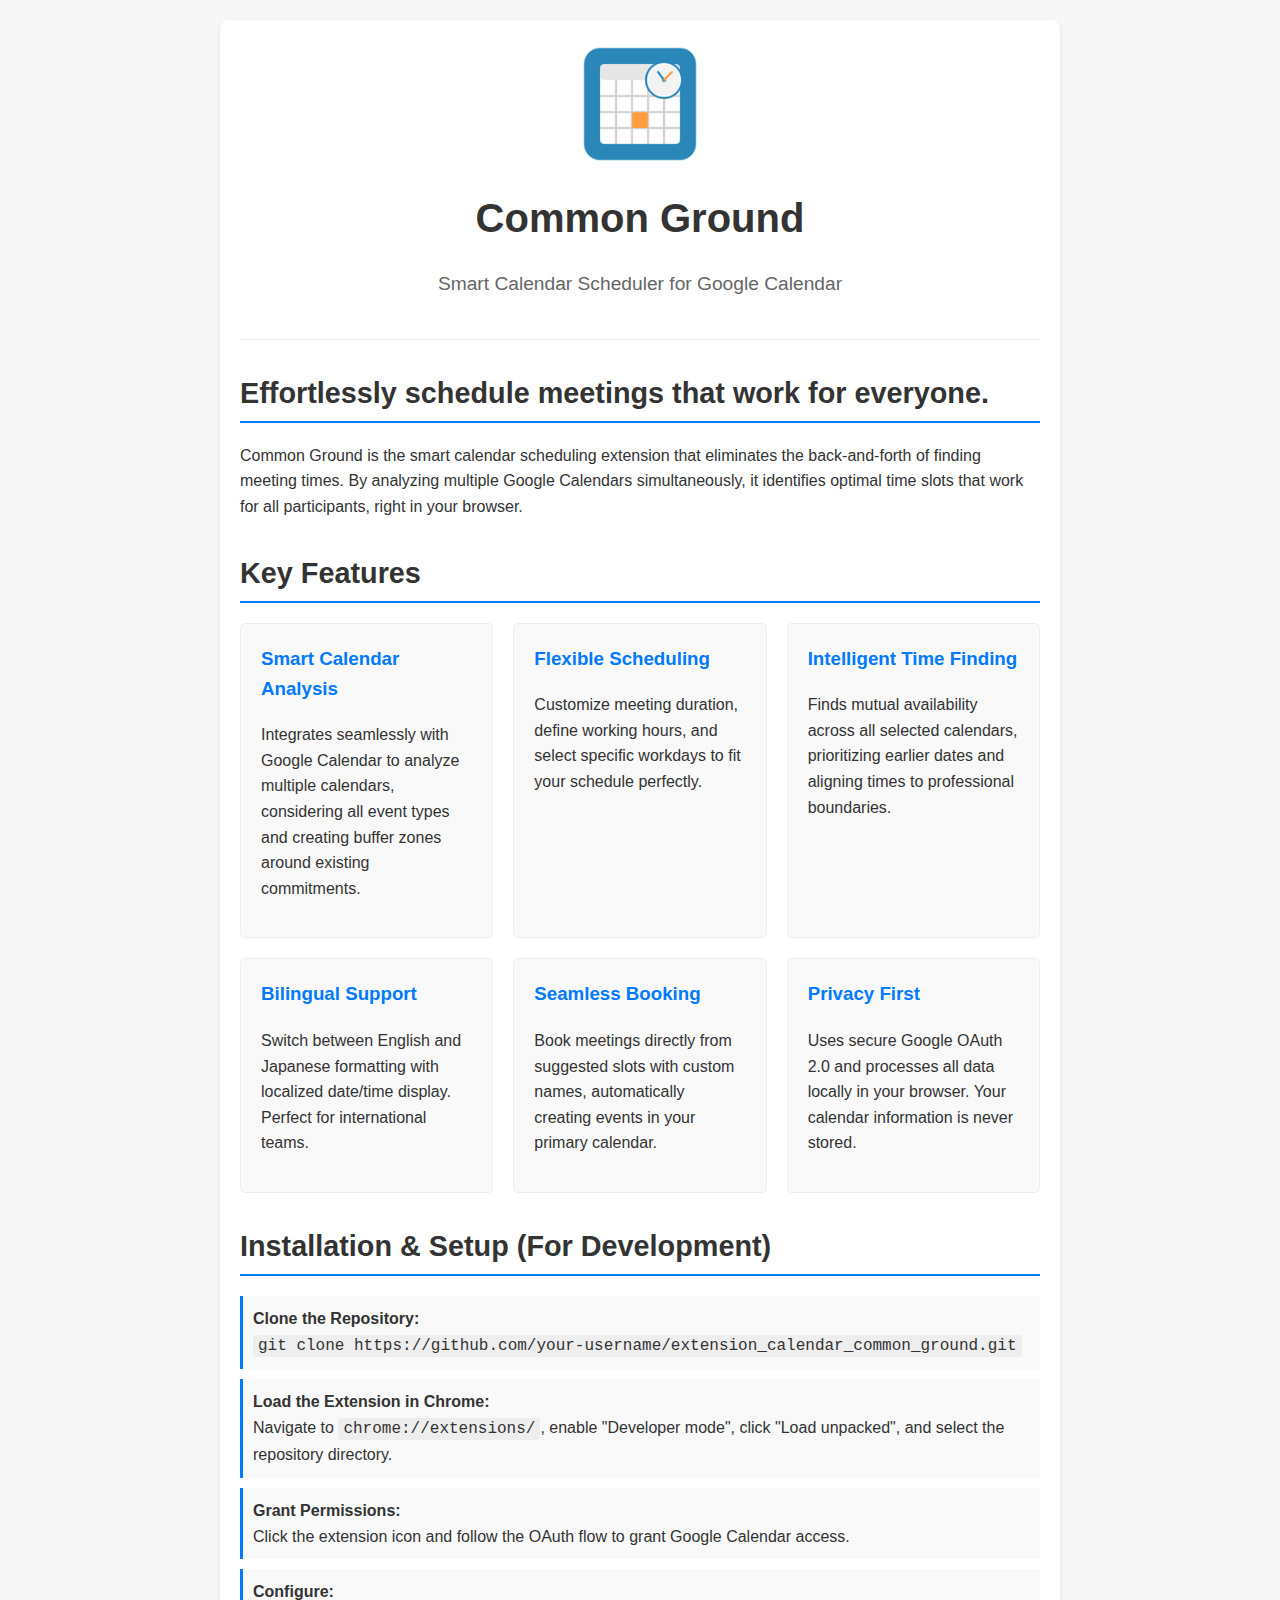
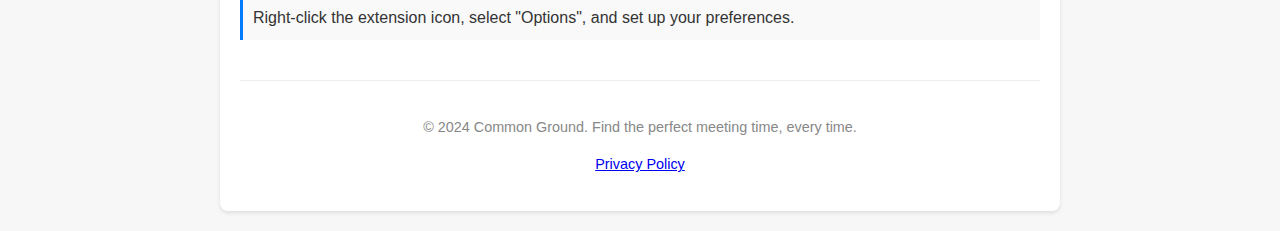
<file: index.html>
<!DOCTYPE html>
<html lang="en">
<head>
    <meta charset="UTF-8">
    <meta name="viewport" content="width=device-width, initial-scale=1.0">
    <title>Common Ground - Smart Calendar Scheduler</title>
    <style>
        body {
            font-family: -apple-system, BlinkMacSystemFont, "Segoe UI", Roboto, Helvetica, Arial, sans-serif;
            line-height: 1.6;
            margin: 0;
            padding: 0;
            background-color: #f7f7f7;
            color: #333;
        }
        .container {
            max-width: 800px;
            margin: 20px auto;
            padding: 20px;
            background-color: #fff;
            border-radius: 8px;
            box-shadow: 0 2px 4px rgba(0,0,0,0.1);
        }
        .header {
            text-align: center;
            padding-bottom: 20px;
            border-bottom: 1px solid #eee;
        }
        .header img {
            max-width: 128px;
            margin-bottom: 10px;
        }
        .header h1 {
            margin: 0;
            font-size: 2.5em;
        }
        .header p {
            font-size: 1.2em;
            color: #666;
        }
        .cta-button {
            display: inline-block;
            margin-top: 20px;
            padding: 12px 25px;
            background-color: #007aff;
            color: #fff;
            text-decoration: none;
            font-weight: bold;
            border-radius: 5px;
            transition: background-color 0.3s;
        }
        .cta-button:hover {
            background-color: #005ecb;
        }
        .section {
            margin-top: 30px;
        }
        .section h2 {
            font-size: 1.8em;
            border-bottom: 2px solid #007aff;
            padding-bottom: 5px;
            margin-bottom: 20px;
        }
        .feature-grid {
            display: grid;
            grid-template-columns: repeat(auto-fit, minmax(250px, 1fr));
            gap: 20px;
        }
        .feature {
            background: #f9f9f9;
            padding: 20px;
            border-radius: 5px;
            border: 1px solid #eee;
        }
        .feature h3 {
            margin-top: 0;
            color: #007aff;
        }
        .install-steps {
            list-style: none;
            padding-left: 0;
        }
        .install-steps li {
            margin-bottom: 10px;
            padding: 10px;
            background: #f9f9f9;
            border-left: 3px solid #007aff;
        }
        code {
            background-color: #eee;
            padding: 2px 5px;
            border-radius: 3px;
            font-family: "SFMono-Regular", Consolas, "Liberation Mono", Menlo, Courier, monospace;
        }
        .footer {
            text-align: center;
            margin-top: 40px;
            padding-top: 20px;
            border-top: 1px solid #eee;
            font-size: 0.9em;
            color: #888;
        }
    </style>
</head>
<body>
    <div class="container">
        <div class="header">
            <img src="common-ground.png" alt="Common Ground Logo">
            <h1>Common Ground</h1>
            <p>Smart Calendar Scheduler for Google Calendar</p>
            <!-- <a href="https://chrome.google.com/webstore/your-extension-id" class="cta-button">Install on Chrome</a> -->
        </div>

        <div class="section">
            <h2>Effortlessly schedule meetings that work for everyone.</h2>
            <p>
                Common Ground is the smart calendar scheduling extension that eliminates the back-and-forth of finding meeting times. By analyzing multiple Google Calendars simultaneously, it identifies optimal time slots that work for all participants, right in your browser.
            </p>
        </div>

        <div class="section">
            <h2>Key Features</h2>
            <div class="feature-grid">
                <div class="feature">
                    <h3>Smart Calendar Analysis</h3>
                    <p>Integrates seamlessly with Google Calendar to analyze multiple calendars, considering all event types and creating buffer zones around existing commitments.</p>
                </div>
                <div class="feature">
                    <h3>Flexible Scheduling</h3>
                    <p>Customize meeting duration, define working hours, and select specific workdays to fit your schedule perfectly.</p>
                </div>
                <div class="feature">
                    <h3>Intelligent Time Finding</h3>
                    <p>Finds mutual availability across all selected calendars, prioritizing earlier dates and aligning times to professional boundaries.</p>
                </div>
                <div class="feature">
                    <h3>Bilingual Support</h3>
                    <p>Switch between English and Japanese formatting with localized date/time display. Perfect for international teams.</p>
                </div>
                <div class="feature">
                    <h3>Seamless Booking</h3>
                    <p>Book meetings directly from suggested slots with custom names, automatically creating events in your primary calendar.</p>
                </div>
                <div class="feature">
                    <h3>Privacy First</h3>
                    <p>Uses secure Google OAuth 2.0 and processes all data locally in your browser. Your calendar information is never stored.</p>
                </div>
            </div>
        </div>

        <div class="section">
            <h2>Installation & Setup (For Development)</h2>
            <ol class="install-steps">
                <li><strong>Clone the Repository:</strong><br>
                    <code>git clone https://github.com/your-username/extension_calendar_common_ground.git</code>
                </li>
                <li><strong>Load the Extension in Chrome:</strong><br>
                    Navigate to <code>chrome://extensions/</code>, enable "Developer mode", click "Load unpacked", and select the repository directory.
                </li>
                <li><strong>Grant Permissions:</strong><br>
                    Click the extension icon and follow the OAuth flow to grant Google Calendar access.
                </li>
                <li><strong>Configure:</strong><br>
                    Right-click the extension icon, select "Options", and set up your preferences.
                </li>
            </ol>
        </div>

        <div class="footer">
            <p>&copy; 2024 Common Ground. Find the perfect meeting time, every time.</p>
            <p><a href="docs/privacy_policy.md">Privacy Policy</a></p>
        </div>
    </div>
</body>
</html>
</file>
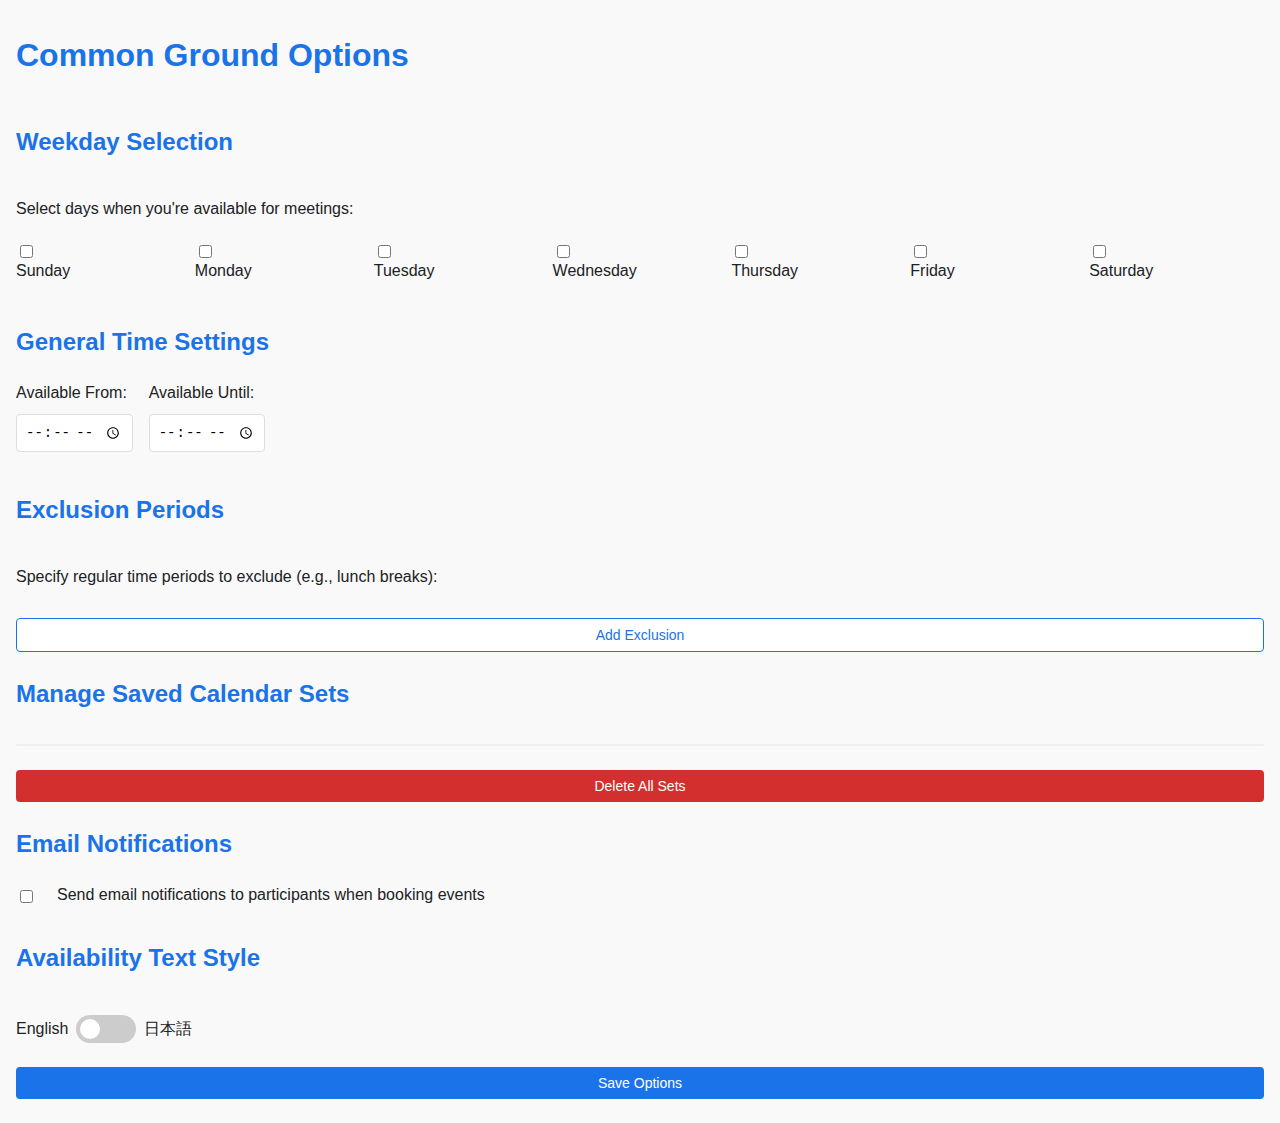
<file: options.html>
<!DOCTYPE html>
<html>
<head>
  <meta charset="UTF-8">
  <title>Common Ground Options</title>
  <link rel="stylesheet" href="common.css">
</head>
<body>
  <div class="container">
    <h1>Common Ground Options</h1>
    
    <form id="options-form">
      
      <div class="form-group">
        <h2>Weekday Selection</h2>
        <p>Select days when you're available for meetings:</p>
        <div class="weekday-selector">
          <div>
            <input type="checkbox" id="day-0" class="day-checkbox">
            <label for="day-0">Sunday</label>
          </div>
          <div>
            <input type="checkbox" id="day-1" class="day-checkbox">
            <label for="day-1">Monday</label>
          </div>
          <div>
            <input type="checkbox" id="day-2" class="day-checkbox">
            <label for="day-2">Tuesday</label>
          </div>
          <div>
            <input type="checkbox" id="day-3" class="day-checkbox">
            <label for="day-3">Wednesday</label>
          </div>
          <div>
            <input type="checkbox" id="day-4" class="day-checkbox">
            <label for="day-4">Thursday</label>
          </div>
          <div>
            <input type="checkbox" id="day-5" class="day-checkbox">
            <label for="day-5">Friday</label>
          </div>
          <div>
            <input type="checkbox" id="day-6" class="day-checkbox">
            <label for="day-6">Saturday</label>
          </div>
        </div>
      </div>

      <div class="form-group">
        <h2>General Time Settings</h2>
        <div class="form-row">
          <div class="form-group">
            <label for="available-from">Available From:</label>
            <input type="time" id="available-from" required>
          </div>
          
          <div class="form-group">
            <label for="available-until">Available Until:</label>
            <input type="time" id="available-until" required>
          </div>
        </div>
      </div>
      
      <div class="form-group">
        <h2>Exclusion Periods</h2>
        <p>Specify regular time periods to exclude (e.g., lunch breaks):</p>
        <div id="exclusions-container">
          <!-- Exclusion items will be added here -->
        </div>
        <button type="button" id="add-exclusion" class="button-secondary">Add Exclusion</button>
      </div>

      <!-- Removed Calendar Search/Select/Save/Load Sections -->

      <div class="form-group">
          <h2>Manage Saved Calendar Sets</h2>
          <ul id="saved-sets-management-list" class="management-list">
              <!-- Management list will appear here -->
          </ul>
          <button type="button" id="delete-all-sets-button" class="button-danger">Delete All Sets</button>
      </div>
      
      <div class="form-group">
        <h2>Email Notifications</h2>
        <div class="form-row">
          <input type="checkbox" id="send-notifications" class="checkbox">
          <label for="send-notifications">Send email notifications to participants when booking events</label>
        </div>
      </div>

      <div class="form-group">
        <h2>Availability Text Style</h2>
        <div class="language-toggle">
          <span>English</span>
          <label class="toggle">
            <input type="checkbox" id="language-toggle">
            <span class="toggle-slider"></span>
          </label>
          <span>日本語</span>
        </div>
      </div>
      
      <div class="form-group">
        <button type="submit" id="save-button">Save Options</button>
        <div id="status" class="success" style="display: none;"></div>
      </div>
    </form>
  </div>
  
  <script type="module" src="options.js"></script>
</body>
</html>
</file>
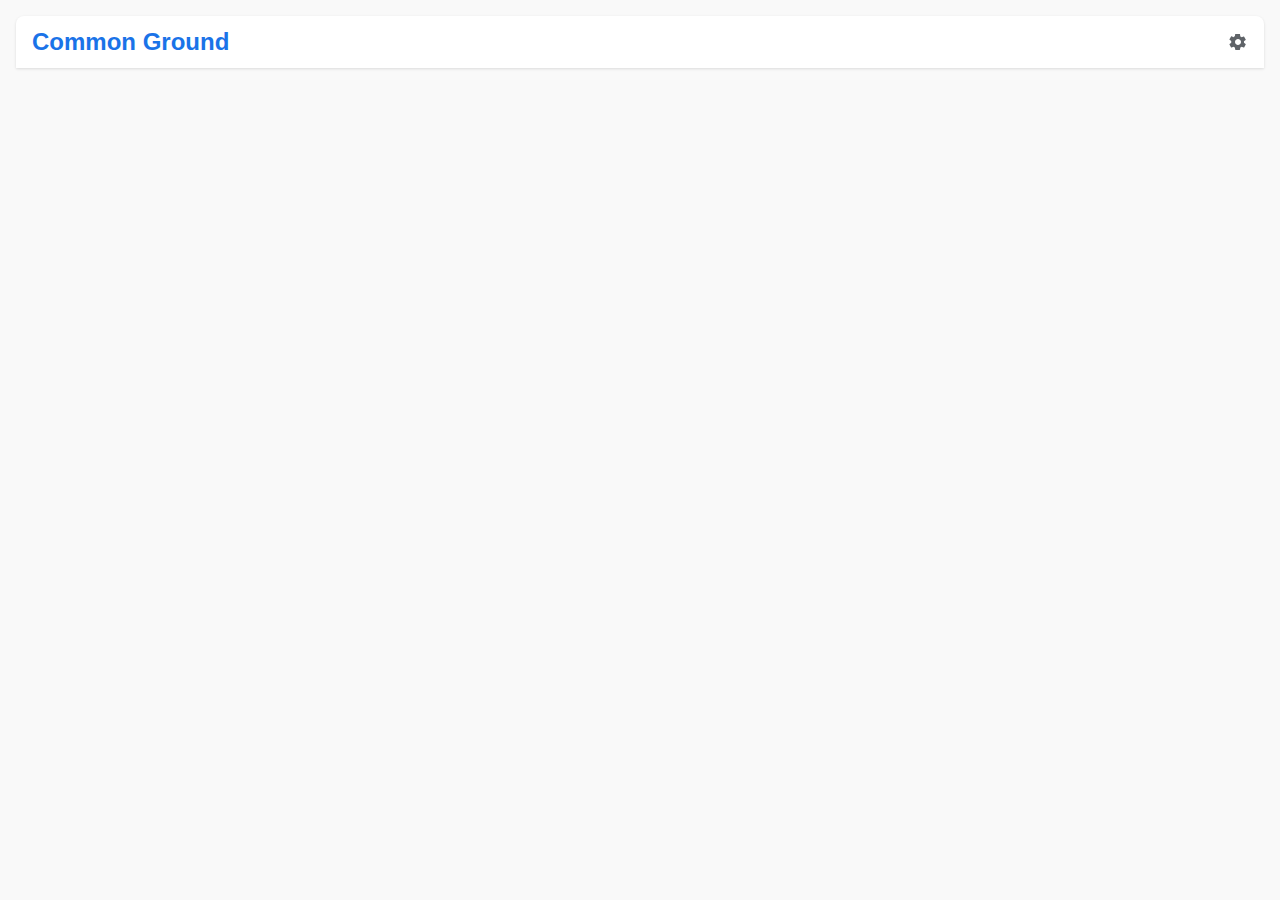
<file: sidepanel.html>
<!DOCTYPE html>
<html>
<head>
  <meta charset="UTF-8">
  <title>Common Ground</title>
  <link rel="stylesheet" href="common.css">
</head>
<body>
  <div class="container">
    <div class="header">
      <h2>Common Ground</h2>
      <a href="#" id="open-options-icon" class="settings-icon-link" title="Advanced Settings">
        <svg xmlns="http://www.w3.org/2000/svg" viewBox="0 0 24 24" fill="currentColor" width="24px" height="24px">
          <path d="M19.14,12.94c0.04-0.3,0.06-0.61,0.06-0.94c0-0.32-0.02-0.64-0.07-0.94l2.03-1.58c0.18-0.14,0.23-0.41,0.12-0.61 l-1.92-3.32c-0.12-0.22-0.37-0.29-0.59-0.22l-2.39,0.96c-0.5-0.38-1.03-0.7-1.62-0.94L14.4,2.81 c-0.04-0.24-0.24-0.41-0.48-0.41H9.08c-0.24,0-0.43,0.17-0.47,0.41L8.28,5.22C7.69,5.46,7.16,5.78,6.66,6.16L4.27,5.2 c-0.22-0.08-0.47,0-0.59,0.22L1.76,8.74c-0.11,0.2-0.06,0.47,0.12,0.61l2.03,1.58C3.88,11.36,3.86,11.68,3.86,12 c0,0.32,0.02,0.64,0.07,0.94l-2.03,1.58c-0.18,0.14-0.23,0.41-0.12,0.61l1.92,3.32c0.12,0.22,0.37,0.29,0.59,0.22 l2.39-0.96c0.5,0.38,1.03,0.7,1.62,0.94l0.33,2.41c0.04,0.24,0.24,0.41,0.48,0.41h4.84c0.24,0,0.44-0.17,0.47-0.41 l0.33-2.41c0.59-0.24,1.13-0.56,1.62-0.94l2.39,0.96c0.22,0.08,0.47,0,0.59-0.22l1.92-3.32 c0.12-0.2,0.07-0.47-0.12-0.61L19.14,12.94z M12,15.6c-1.98,0-3.6-1.62-3.6-3.6s1.62-3.6,3.6-3.6s3.6,1.62,3.6,3.6 S13.98,15.6,12,15.6z"/>
        </svg>
      </a>
    </div>

    <div id="auth-required" style="display: none;">
      <p>Please authenticate with Google Calendar to use this extension.</p>
      <button id="auth-button">Authenticate</button>
    </div>

    <div id="main-content" style="display: none;">
      <div class="form-group">
        <label for="calendar-select">Select Calendars:</label>
        <div class="calendar-list" id="calendar-list">
          <div class="loading" id="calendar-loading"></div>
        </div>
      </div>

      <div class="form-row">
        <div class="form-group">
          <label for="starting-date">Starting Date:</label>
          <input type="date" id="starting-date">
        </div>

        <div class="form-group">
          <label for="min-duration">Min Duration (min):</label>
          <input type="number" id="min-duration" min="15" step="15" value="60">
        </div>
        <div class="form-group">
          <label for="max-duration">Max Duration (min):</label>
          <input type="number" id="max-duration" min="15" step="15" value="120">
        </div>
      </div>

      <div class="form-row">
        <div class="form-group">
          <label for="required-slots">Required Slots:</label>
          <input type="number" id="required-slots" min="1" value="3">
        </div>

        <div class="form-group">
          <label for="spread-days">Spread Over (days):</label>
          <input type="number" id="spread-days" min="1" value="2">
        </div>
      </div>

      <button id="find-slots-button">Find Available Slots</button>

      <!-- Advanced settings link moved to header -->

      <!-- Messages moved to the bottom -->

      <div id="slots-container" class="slots-container" style="display: none;">
        <h3>Available Slots</h3>
        <div class="select-all-container">
          <input type="checkbox" id="select-all-slots">
          <label for="select-all-slots">Select All</label>
        </div>
        <div id="slots-list"></div>

        <div id="bulk-booking-section" style="display: none;">
          <div class="form-group">
            <label for="meeting-name">Meeting Name:</label>
            <input type="text" id="meeting-name" placeholder="Enter base name for meetings">
          </div>
          <button id="book-meeting-button">Book Selected Slots</button>
          <!-- Copy button moved into the same div -->
          <button id="copy-slots-button" style="margin-left: 10px;">Copy Selected Slots</button>
        </div>

        <!-- Removed separate copy-slots-container -->
      </div>

      <!-- Message containers moved here -->
      <div id="error-container" class="error" style="display: none; margin-top: 15px;"></div>
      <div id="success-container" class="success" style="display: none; margin-top: 15px;"></div>
    </div>
  </div>

  <script type="module" src="sidepanel.js"></script>
</body>
</html>
</file>
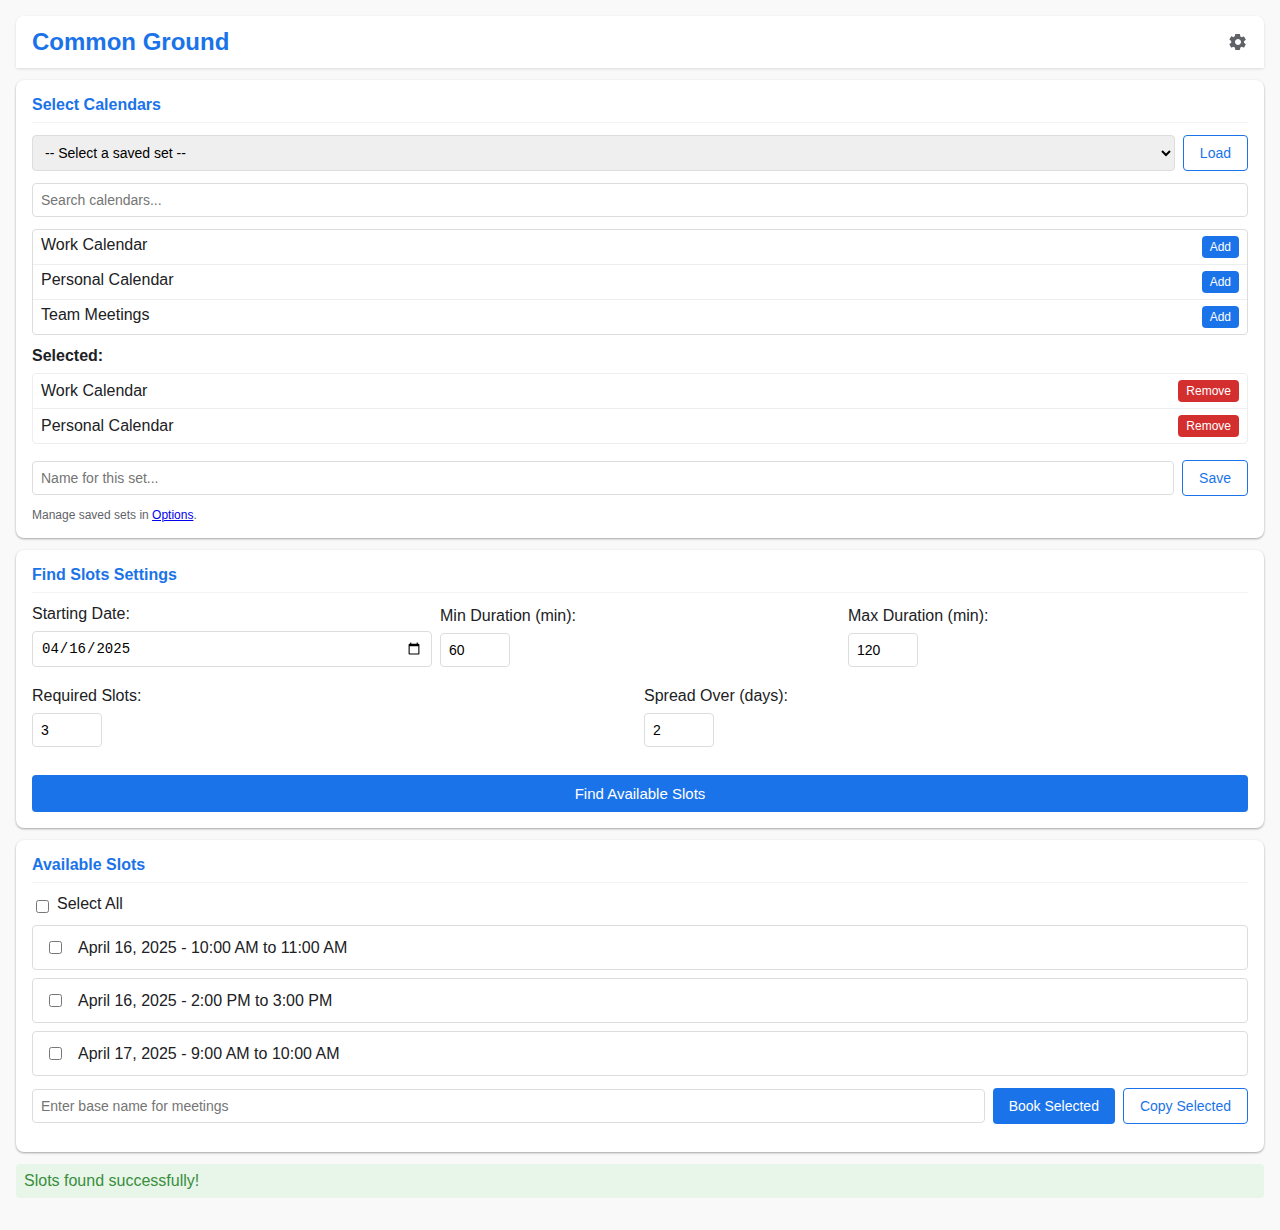
<file: ui-demo.html>
<!DOCTYPE html>
<html>
<head>
  <meta charset="UTF-8">
  <title>Common Ground UI Demo</title>
  <link rel="stylesheet" href="common.css">
  <style>
    /* Additional modern styling */
    body {
      background-color: #f9f9f9;
      color: #202124;
    }
    
    .container {
      max-width: 100%;
      padding: 0;
      gap: 12px;
    }
    
    .card {
      background: white;
      border-radius: 8px;
      box-shadow: 0 1px 3px rgba(0,0,0,0.12), 0 1px 2px rgba(0,0,0,0.24);
      padding: 16px;
      margin-bottom: 12px;
      transition: all 0.3s cubic-bezier(.25,.8,.25,1);
    }
    
    .card h2 {
      font-size: 16px;
      margin-top: 0;
      margin-bottom: 12px;
      padding-bottom: 8px;
      border-bottom: 1px solid #f1f3f4;
    }
    
    .header {
      background-color: white;
      border-radius: 8px 8px 0 0;
      padding: 12px 16px;
      margin: 0;
      box-shadow: 0 1px 3px rgba(0,0,0,0.12);
    }
    
    .action-row {
      display: flex;
      align-items: center;
      gap: 8px;
      margin-bottom: 12px;
    }
    
    .action-row .input-field {
      margin-bottom: 0;
    }
    
    .action-row button {
      height: 36px;
      white-space: nowrap;
    }
    
    .form-row {
      margin-bottom: 8px;
    }
    
    .form-group {
      margin-bottom: 8px;
    }
    
    .compact-form-group {
      display: flex;
      flex-direction: column;
      gap: 4px;
    }
    
    .compact-form-row {
      display: grid;
      grid-template-columns: repeat(auto-fit, minmax(120px, 1fr));
      gap: 8px;
      align-items: end;
    }
    
    .find-slots-btn {
      width: 100%;
      margin-top: 8px;
      padding: 10px;
      font-weight: 500;
      font-size: 15px;
    }
    
    .small-label {
      font-size: 12px;
      color: #5f6368;
      margin-top: 8px;
    }
    
    #slots-container {
      margin-top: 12px;
    }
    
    .select-all-container {
      display: flex;
      align-items: center;
      margin-bottom: 8px;
    }

    /* Demo-specific styles */
    .demo-calendar-item {
      display: flex;
      justify-content: space-between;
      padding: 6px 8px;
      border-bottom: 1px solid #eee;
    }

    .demo-calendar-item:last-child {
      border-bottom: none;
    }

    .demo-slot-item {
      padding: 12px;
      border: 1px solid #ddd;
      border-radius: 4px;
      margin-bottom: 8px;
      display: flex;
      align-items: center;
      gap: 8px;
    }
  </style>
</head>
<body>
  <div class="container">
    <div class="header">
      <h2>Common Ground</h2>
      <a href="#" class="settings-icon-link" title="Advanced Settings">
        <svg xmlns="http://www.w3.org/2000/svg" viewBox="0 0 24 24" fill="currentColor" width="24px" height="24px">
          <path d="M19.14,12.94c0.04-0.3,0.06-0.61,0.06-0.94c0-0.32-0.02-0.64-0.07-0.94l2.03-1.58c0.18-0.14,0.23-0.41,0.12-0.61 l-1.92-3.32c-0.12-0.22-0.37-0.29-0.59-0.22l-2.39,0.96c-0.5-0.38-1.03-0.7-1.62-0.94L14.4,2.81 c-0.04-0.24-0.24-0.41-0.48-0.41H9.08c-0.24,0-0.43,0.17-0.47,0.41L8.28,5.22C7.69,5.46,7.16,5.78,6.66,6.16L4.27,5.2 c-0.22-0.08-0.47,0-0.59,0.22L1.76,8.74c-0.11,0.2-0.06,0.47,0.12,0.61l2.03,1.58C3.88,11.36,3.86,11.68,3.86,12 c0,0.32,0.02,0.64,0.07,0.94l-2.03,1.58c-0.18,0.14-0.23,0.41-0.12,0.61l1.92,3.32c0.12,0.22,0.37,0.29,0.59,0.22 l2.39-0.96c0.5,0.38,1.03,0.7,1.62,0.94l0.33,2.41c0.04,0.24,0.24,0.41,0.48,0.41h4.84c0.24,0,0.44-0.17,0.47-0.41 l0.33-2.41c0.59-0.24,1.13-0.56,1.62-0.94l2.39,0.96c0.22,0.08,0.47,0,0.59-0.22l1.92-3.32 c0.12-0.2,0.07-0.47-0.12-0.61L19.14,12.94z M12,15.6c-1.98,0-3.6-1.62-3.6-3.6s1.62-3.6,3.6-3.6s3.6,1.62,3.6,3.6 S13.98,15.6,12,15.6z"/>
        </svg>
      </a>
    </div>

    <div id="main-content">
      <!-- Calendar Selection Section -->
      <div class="card">
        <h2>Select Calendars</h2>
        
        <!-- Load Set -->
        <div class="action-row">
          <select class="input-field">
            <option value="">-- Select a saved set --</option>
            <option value="work">Work Calendars</option>
            <option value="personal">Personal Calendars</option>
            <option value="team">Team Calendars</option>
          </select>
          <button type="button" class="button-secondary">Load</button>
        </div>
        
        <!-- Search -->
        <input type="text" placeholder="Search calendars..." class="input-field">
        <div class="search-results">
          <div class="demo-calendar-item">
            <span>Work Calendar</span>
            <button class="button-small">Add</button>
          </div>
          <div class="demo-calendar-item">
            <span>Personal Calendar</span>
            <button class="button-small">Add</button>
          </div>
          <div class="demo-calendar-item">
            <span>Team Meetings</span>
            <button class="button-small">Add</button>
          </div>
        </div>
        
        <!-- Selected -->
        <div class="selected-list">
          <h4 style="margin: 8px 0 4px 0;">Selected:</h4>
          <ul>
            <li>
              <span>Work Calendar</span>
              <button class="button-small button-danger">Remove</button>
            </li>
            <li>
              <span>Personal Calendar</span>
              <button class="button-small button-danger">Remove</button>
            </li>
          </ul>
        </div>
        
        <!-- Save Set -->
        <div class="action-row">
          <input type="text" placeholder="Name for this set..." class="input-field">
          <button type="button" class="button-secondary">Save</button>
        </div>
        
        <div class="small-label">
          Manage saved sets in <a href="#">Options</a>.
        </div>
      </div>

      <!-- Slot Finding Settings Section -->
      <div class="card">
        <h2>Find Slots Settings</h2>
        
        <div class="compact-form-row">
          <div class="compact-form-group">
            <label for="starting-date">Starting Date:</label>
            <input type="date" id="starting-date" class="input-field" value="2025-04-16">
          </div>

          <div class="compact-form-group">
            <label for="min-duration">Min Duration (min):</label>
            <input type="number" id="min-duration" min="15" step="15" value="60" class="input-field">
          </div>
          
          <div class="compact-form-group">
            <label for="max-duration">Max Duration (min):</label>
            <input type="number" id="max-duration" min="15" step="15" value="120" class="input-field">
          </div>
        </div>

        <div class="compact-form-row">
          <div class="compact-form-group">
            <label for="required-slots">Required Slots:</label>
            <input type="number" id="required-slots" min="1" value="3" class="input-field">
          </div>

          <div class="compact-form-group">
            <label for="spread-days">Spread Over (days):</label>
            <input type="number" id="spread-days" min="1" value="2" class="input-field">
          </div>
        </div>
        
        <button class="find-slots-btn">Find Available Slots</button>
      </div>

      <!-- Available Slots Section -->
      <div class="card">
        <h2>Available Slots</h2>
        
        <div class="select-all-container">
          <input type="checkbox" id="select-all-slots">
          <label for="select-all-slots">Select All</label>
        </div>
        
        <div>
          <div class="demo-slot-item">
            <input type="checkbox">
            <span>April 16, 2025 - 10:00 AM to 11:00 AM</span>
          </div>
          <div class="demo-slot-item">
            <input type="checkbox">
            <span>April 16, 2025 - 2:00 PM to 3:00 PM</span>
          </div>
          <div class="demo-slot-item">
            <input type="checkbox">
            <span>April 17, 2025 - 9:00 AM to 10:00 AM</span>
          </div>
        </div>

        <div style="margin-top: 12px;">
          <div class="action-row">
            <input type="text" placeholder="Enter base name for meetings" class="input-field">
            <button>Book Selected</button>
            <button class="button-secondary">Copy Selected</button>
          </div>
        </div>
      </div>

      <!-- Message containers -->
      <div class="success">Slots found successfully!</div>
    </div>
  </div>
</body>
</html>
</file>
<file: common.css>
/* Common styling for the Common Ground extension */
*, *::before, *::after {
  box-sizing: border-box;
}

body {
  font-family: -apple-system, BlinkMacSystemFont, 'Segoe UI', Roboto, Oxygen, Ubuntu, Cantarell, 'Open Sans', 'Helvetica Neue', sans-serif;
  margin: 0;
  padding: 16px;
  color: #333;
  min-width: 320px;
  background-color: #f9f9f9;
  color: #202124;
  box-sizing: border-box;
}

/* Header styling */
.header {
  display: flex;
  justify-content: space-between;
  align-items: center;
  background-color: white;
  border-radius: 8px 8px 0 0;
  padding: 12px 16px;
  margin: 0;
  box-shadow: 0 1px 3px rgba(0,0,0,0.12);
}

.header h2 {
  margin: 0; /* Remove default margin from h2 */
  color: #1a73e8;
}

.settings-icon-link {
  color: #5f6368; /* Icon color */
  text-decoration: none;
  display: flex; /* Helps center the SVG */
  align-items: center;
}

.settings-icon-link:hover {
  color: #1a73e8; /* Icon color on hover */
}

.settings-icon-link svg {
  width: 20px; /* Adjust size as needed */
  height: 20px;
}

h1, h2, h3 {
  color: #1a73e8;
}

.container {
  display: flex;
  flex-direction: column;
  gap: 12px;
  max-width: 100%;
  padding: 0;
}

/* Card-based layout */
.card {
  background: white;
  border-radius: 8px;
  box-shadow: 0 1px 3px rgba(0,0,0,0.12), 0 1px 2px rgba(0,0,0,0.24);
  padding: 16px;
  margin-bottom: 12px;
  transition: all 0.3s cubic-bezier(.25,.8,.25,1);
}

.card h2 {
  font-size: 16px;
  margin-top: 0;
  margin-bottom: 12px;
  padding-bottom: 8px;
  border-bottom: 1px solid #f1f3f4;
}

/* Action rows for aligned buttons and inputs */
.action-row {
  display: flex;
  align-items: center;
  gap: 8px;
  margin-bottom: 12px;
}

.action-row .input-field {
  margin-bottom: 0;
}

.action-row button {
  height: 36px;
  white-space: nowrap;
}

/* Form layout */
.form-group {
  display: flex;
  flex-direction: column;
  gap: 8px;
  margin-bottom: 8px;
}

.form-row {
  display: flex;
  gap: 16px;
  align-items: center;
  margin-bottom: 8px;
}

/* Compact form layout */
.compact-form-group {
  display: flex;
  flex-direction: column;
  gap: 4px;
}

.compact-form-row {
  display: flex;
  gap: 8px; /* Reduced gap for narrow widths */
  align-items: baseline;
  flex-wrap: wrap;
  margin-bottom: 12px;
}

/* Adjust child group width for flex layout */
.compact-form-row .compact-form-group {
  flex: 1; /* Each item takes equal available space */
  min-width: 80px; /* Reduced minimum width for narrow sidepanels */
}

/* Special handling for date inputs to ensure they have enough space */
.compact-form-row .compact-form-group:has(input[type="date"]) {
  min-width: 140px;
}

label {
  display: block;
  font-weight: 500;
  margin-bottom: 4px;
}

input, select {
  padding: 8px;
  border-radius: 4px;
  border: 1px solid #ddd;
  font-size: 14px;
  box-sizing: border-box;
}

input[type="time"] {
  min-width: 100px;
}

input[type="number"] {
  width: 70px;
  min-width: 50px;
}

input[type="date"] {
  min-width: 140px;
  width: 100%;
}

input[type="checkbox"] {
  margin-right: 8px;
}

button {
  background-color: #1a73e8;
  color: white;
  border: none;
  padding: 8px 16px;
  border-radius: 4px;
  cursor: pointer;
  font-size: 14px;
}

button:hover {
  background-color: #185abc;
}

button:disabled {
  background-color: #ccc;
  cursor: not-allowed;
}

.button-secondary {
  background-color: #fff;
  color: #1a73e8;
  border: 1px solid #1a73e8;
}

.button-secondary:hover {
  background-color: #f5f8ff;
}

/* Find slots button */
.find-slots-btn {
  width: 100%;
  margin-top: 8px;
  padding: 10px;
  font-weight: 500;
  font-size: 15px;
}

/* Small label for additional info */
.small-label {
  font-size: 12px;
  color: #5f6368;
  margin-top: 8px;
}

/* Slots container */
.slots-container {
  margin-top: 12px;
}

.select-all-container {
  display: flex;
  align-items: center;
  margin-bottom: 8px;
}

.slot-item {
  padding: 12px;
  border: 1px solid #ddd;
  border-radius: 4px;
  margin-bottom: 8px;
  display: flex;
  justify-content: flex-start; /* Changed from space-between */
  align-items: center;
  gap: 8px; /* Add some space between checkbox and label */
}

.slot-item:hover {
  background-color: #f5f8ff;
}

.error {
  color: #d32f2f;
  background-color: #fbe9e7;
  padding: 8px;
  border-radius: 4px;
  margin-bottom: 16px;
}

.success {
  color: #388e3c;
  background-color: #e8f5e9;
  padding: 8px;
  border-radius: 4px;
  margin-bottom: 16px;
}

.loading {
  display: flex;
  justify-content: center;
  align-items: center;
  padding: 20px;
}

.loading:after {
  content: " ";
  display: block;
  width: 20px;
  height: 20px;
  margin: 8px;
  border-radius: 50%;
  border: 3px solid #1a73e8;
  border-color: #1a73e8 transparent #1a73e8 transparent;
  animation: loading 1.2s linear infinite;
}

@keyframes loading {
  0% {
    transform: rotate(0deg);
  }
  100% {
    transform: rotate(360deg);
  }
}

.calendar-list {
  max-height: 200px;
  overflow-y: auto;
  border: 1px solid #ddd;
  padding: 8px;
  border-radius: 4px;
}

.weekday-selector {
  display: grid;
  grid-template-columns: repeat(7, 1fr);
  gap: 4px;
  margin-bottom: 16px;
}

.language-toggle {
  display: flex;
  align-items: center;
  margin: 16px 0;
}

.toggle {
  position: relative;
  display: inline-block;
  width: 60px;
  height: 28px;
  margin: 0 8px;
}

.toggle input {
  opacity: 0;
  width: 0;
  height: 0;
}

.toggle-slider {
  position: absolute;
  cursor: pointer;
  top: 0;
  left: 0;
  right: 0;
  bottom: 0;
  background-color: #ccc;
  -webkit-transition: .4s;
  transition: .4s;
  border-radius: 34px;
}

.toggle-slider:before {
  position: absolute;
  content: "";
  height: 20px;
  width: 20px;
  left: 4px;
  bottom: 4px;
  background-color: white;
  -webkit-transition: .4s;
  transition: .4s;
  border-radius: 50%;
}

input:checked + .toggle-slider {
  background-color: #1a73e8;
}

input:focus + .toggle-slider {
  box-shadow: 0 0 1px #1a73e8;
}

input:checked + .toggle-slider:before {
  -webkit-transform: translateX(32px);
  -ms-transform: translateX(32px);
  transform: translateX(32px);
}

/* --- Styles for Calendar Search & Saved Sets --- */

.input-field {
  width: 100%;
  max-width: 100%;
  margin-bottom: 8px;
  box-sizing: border-box;
}

.search-results {
  max-height: 150px;
  overflow-y: auto;
  border: 1px solid #ddd;
  border-radius: 4px;
  margin-top: 4px;
  margin-bottom: 12px;
}

.search-result-item {
  padding: 6px 8px;
  cursor: pointer;
  border-bottom: 1px solid #eee;
}

.search-result-item:last-child {
  border-bottom: none;
}

.search-result-item:hover {
  background-color: #f5f8ff;
}

.selected-list ul, .management-list {
  list-style: none;
  padding: 0;
  margin-top: 8px;
  max-height: 150px; /* Limit height */
  overflow-y: auto;   /* Add scroll */
  border: 1px solid #eee; /* Optional border */
  border-radius: 4px;
}

.selected-list li, .management-list li {
  display: flex;
  justify-content: space-between;
  align-items: center;
  padding: 6px 8px;
  border-bottom: 1px solid #eee;
}

.selected-list li:last-child, .management-list li:last-child {
  border-bottom: none;
}

.selected-list span, .management-list span {
  flex-grow: 1;
  margin-right: 8px;
  word-break: break-all; /* Prevent long names from overflowing */
}

.button-small {
  padding: 4px 8px;
  font-size: 12px;
}

.button-danger {
  background-color: #d32f2f; /* Red color for delete */
  color: white;
  border: none;
}

.button-danger:hover {
  background-color: #b71c1c;
}

/* Ensure buttons in lists don't stretch */
.selected-list button, .management-list button {
  flex-shrink: 0;
}

/* Demo-specific styles */
.demo-calendar-item {
  display: flex;
  justify-content: space-between;
  padding: 6px 8px;
  border-bottom: 1px solid #eee;
}

.demo-calendar-item:last-child {
  border-bottom: none;
}

.demo-slot-item {
  padding: 12px;
  border: 1px solid #ddd;
  border-radius: 4px;
  margin-bottom: 8px;
  display: flex;
  align-items: center;
  gap: 8px;
}

/* Validation warning styling */
.validation-warning {
  color: #d32f2f;
  background-color: #fbe9e7;
  padding: 8px 12px;
  border-radius: 4px;
  margin-top: 8px;
  font-size: 14px;
  border-left: 4px solid #d32f2f;
}

/* Meeting details form styling */
.meeting-details-form {
  display: flex;
  flex-direction: column;
  gap: 12px;
}

.meeting-details-form .form-row {
  display: flex;
  flex-direction: row;
  align-items: center;
  gap: 8px;
  margin-bottom: 12px;
}

.meeting-details-form label {
  font-weight: 500;
  font-size: 14px;
  color: #333;
  margin-bottom: 0;
  min-width: 60px;
  flex-shrink: 0;
}

.meeting-details-form .input-field {
  flex: 1;
  margin-bottom: 0;
}

.memo-textarea {
  resize: vertical;
  min-height: 60px;
  font-family: inherit;
  line-height: 1.4;
}

.memo-textarea:focus {
  outline: 2px solid #1a73e8;
  outline-offset: -2px;
}

/* Ensure textarea styling matches other inputs */
textarea.input-field {
  padding: 8px;
  border-radius: 4px;
  border: 1px solid #ddd;
  font-size: 14px;
  box-sizing: border-box;
  font-family: inherit;
}
</file>
